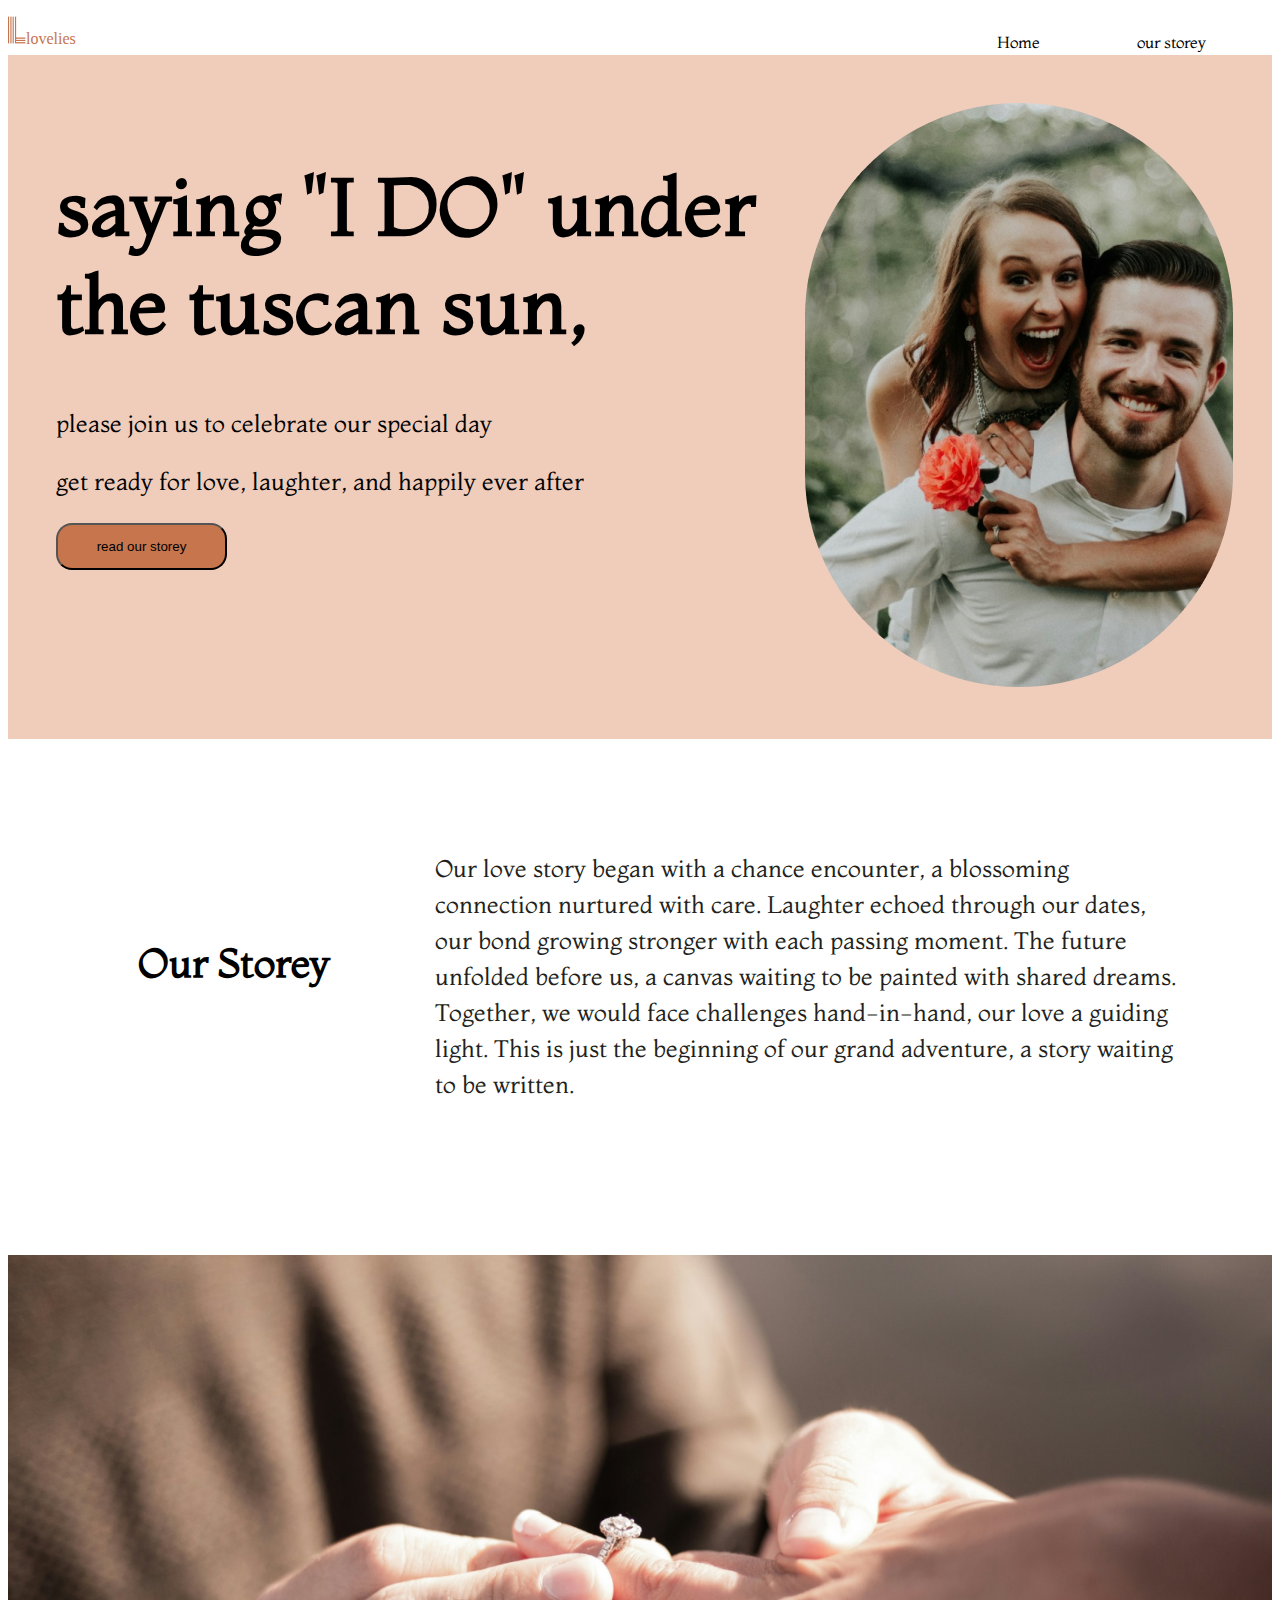
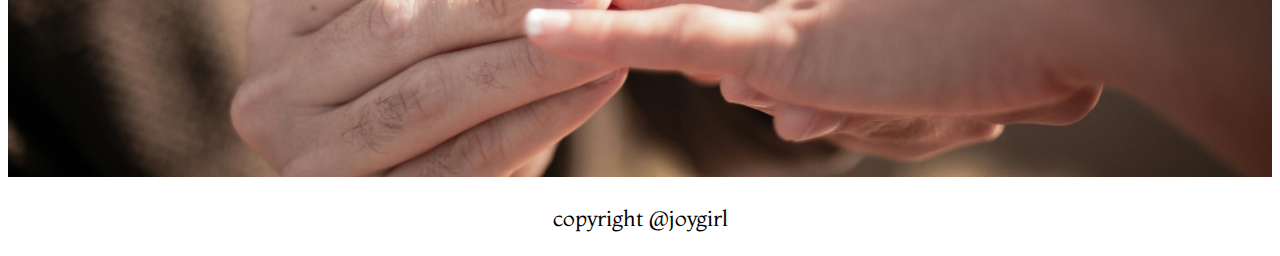
<file: index.html>
<!DOCTYPE html>
<html lang="en">
<head>
  <meta charset="UTF-8">
  <meta name="viewport" content="width=device-width, initial-scale=1.0">
  <title>Document</title>
  <link rel="preconnect" href="https://fonts.googleapis.com">
<link rel="preconnect" href="https://fonts.gstatic.com" crossorigin>
<link href="https://fonts.googleapis.com/css2?family=Montaga&display=swap" rel="stylesheet">
  <link rel="stylesheet" type="text/css" href="./flex.css"/>
</head>
<body>

  <header class="navbar">
   <div class="brand"> <img src="./images/Text.png" class="brand-log" alt="lovelies">lovelies</div>
   <div class="butt"><div class="btn-1" id="Home"><p>Home</p></div>
    <div class="btn-2" id="our"><p>our storey</p></div>
    </div>
  </header>
  
  
  
  <div class="box-1">
    <div class="word">
      <h1>saying "I DO" under the tuscan sun,</h1>
    <p>please join us to celebrate our special day</p> 
      <p>get ready for love, laughter, and happily ever after </p>
   
     <button class="btn-word">read our storey</button>
    
   </div>
  <div><img src="./images/Frame 44.png"   alt=""/></div>
    
</div> 

<div class="box-2">
  <h1>our storey</h1>
  <p>Our love story began with a chance encounter, a blossoming connection nurtured with care. Laughter echoed through our dates, our bond growing stronger with each passing moment.
    The future unfolded before us, a canvas waiting to be painted with shared dreams. Together, we would face challenges hand-in-hand, our love a guiding light.
    This is just the beginning of our grand adventure, a story waiting to be written.</p>
</div>

<div class="box-3 "><img src="./images/Frame 51.png" /></div>
<footer><p>copyright @joygirl</p></footer>

</body>
</html>
</file>
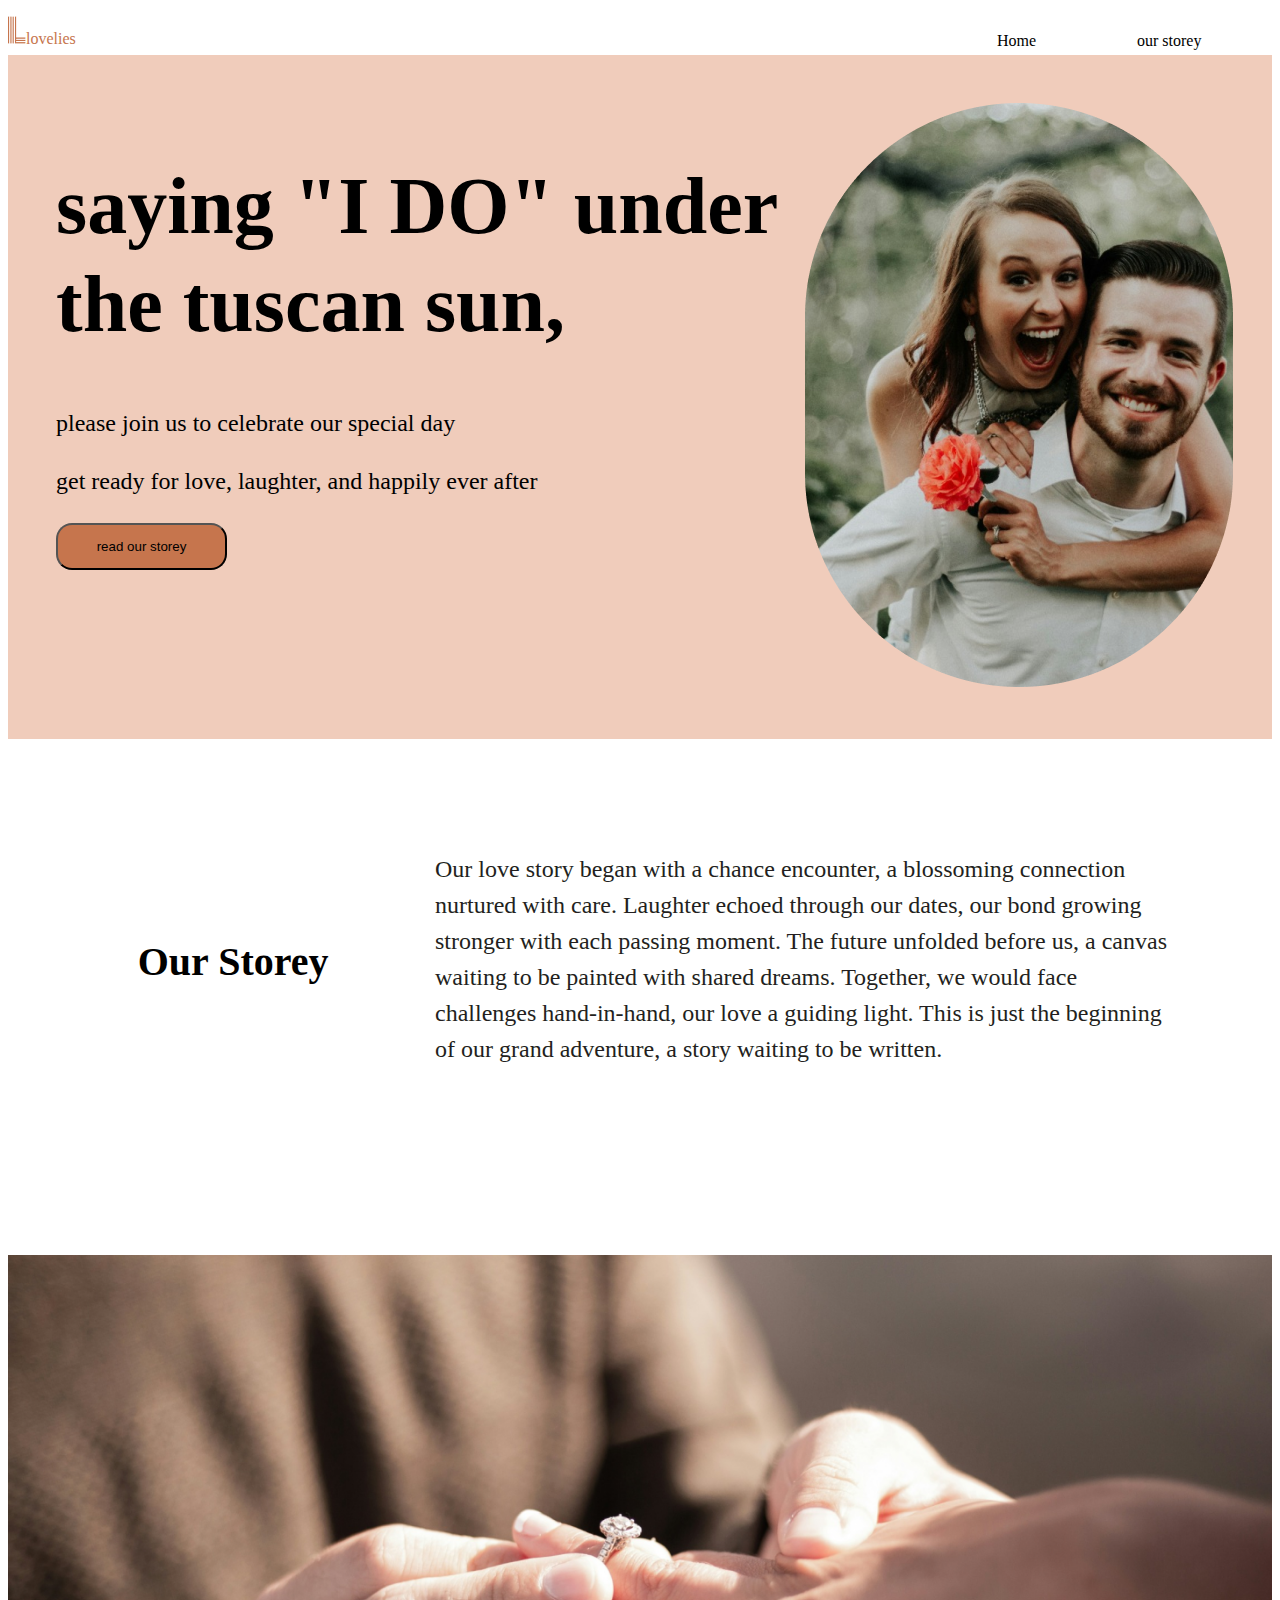
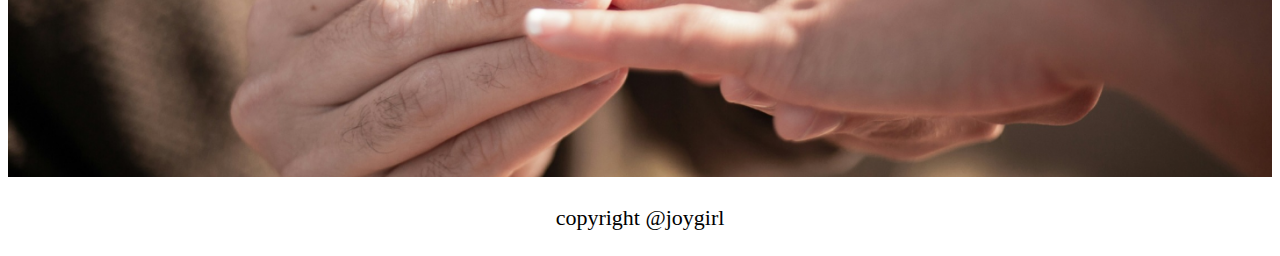
<file: flex/index.html>
<!DOCTYPE html>
<html lang="en">
<head>
  <meta charset="UTF-8">
  <meta name="viewport" content="width=device-width, initial-scale=1.0">
  <title>Document</title>
  <link rel="stylesheet" type="text/css" href="./flex.css"/>
</head>
<body>

  <header class="navbar">
   <div class="brand"> <img src="./images/Text.png" class="brand-log" alt="lovelies">lovelies</div>
   <div class="butt"><div class="btn-1" id="Home"><p>Home</p></div>
    <div class="btn-2" id="our"><p>our storey</p></div>
    </div>
  </header>
  
  
  
  <div class="box-1">
    <div class="word">
      <h1>saying "I DO" under the tuscan sun,</h1>
    <p>please join us to celebrate our special day</p> 
      <p>get ready for love, laughter, and happily ever after </p>
   
     <button class="btn-word">read our storey</button>
    
   </div>
  <div><img src="./images/Frame 44.png"   alt=""/></div>
    
</div> 

<div class="box-2">
  <h1>our storey</h1>
  <p>Our love story began with a chance encounter, a blossoming connection nurtured with care. Laughter echoed through our dates, our bond growing stronger with each passing moment.
    The future unfolded before us, a canvas waiting to be painted with shared dreams. Together, we would face challenges hand-in-hand, our love a guiding light.
    This is just the beginning of our grand adventure, a story waiting to be written.</p>
</div>

<div class="box-3 "><img src="./images/Frame 51.png" /></div>
<footer><p>copyright @joygirl</p></footer>

</body>
</html>
</file>
<file: flex.css>
.navbar{
   display: flex;
   justify-content: space-between;
   align-items: center;
   color: #C6754D;
   
}

.butt{
   display: flex;
   width:315px;
height: 47px;
}

.btn-1{
width: 140px;
padding: 8px 40px 8px 40px;
}

.btn-2{
   width: 175px;
height: 47px;
padding: 8px 40px 8px 40px;
}

.btn-2 p{
width: 95px;
font-family: Montaga;
font-weight: 400;
text-align: left;
color: #000000;
}
.btn-1 p{
width: 60px;
font-family: Montaga;
font-weight: 400;
color: #000000;
text-align: left;



}
.box-1{
display: flex;
justify-content: space-between;
background: #F0CCBB;

padding: 3rem;




}
.btn-word{
    width: 171px;
padding: 14px 24px 14px 24px;
border-radius: 16px ;
background: #C6754D;



}
 .box-1 h1{
   width: 749px;
font-family: Montaga;
font-size: 80px;
line-height: 98.56px;
}

.box-1 p{
   width: 646px;
   font-family: Montaga;
   font-size: 24px;
   font-weight: 400;
   line-height: 33.6px;
   text-align: left;
   

}
.box-2 {
   display: flex;
  justify-content: space-between;
padding: 88px;
 }
 .box-2 h1{
   padding: 2px 50px 10px 20px;
   margin: 10% 2% 10% 2%;
font-family: Montaga;
font-size: 40px;
font-weight: strong;
color:#000000;
text-transform: capitalize;
}
.box-2 p{
width: 749px;
height: 292px;
font-family: Montaga;
font-size: 24px;
font-weight: 400;
line-height: 1.5;
text-align: left;
color:  #231F20;
}
.box-3 img{
   width: 100%;
}

footer p{
 font-family: Montaga;
font-size: 22px;
font-weight: 400;
line-height: 30.8px;
text-align: center;
}
</file>
<file: flex/flex.css>
.navbar{
   display: flex;
   justify-content: space-between;
   align-items: center;
   color: #C6754D;
   
}

.butt{
   display: flex;
   width:315px;
height: 47px;
}

.btn-1{
width: 140px;
padding: 8px 40px 8px 40px;
}

.btn-2{
   width: 175px;
height: 47px;
padding: 8px 40px 8px 40px;
}

.btn-2 p{
width: 95px;
font-family: Montaga;
font-weight: 400;
text-align: left;
color: #000000;
}
.btn-1 p{
width: 60px;
font-family: Montaga;
font-weight: 400;
color: #000000;
text-align: left;



}
.box-1{
display: flex;
justify-content: space-between;
background: #F0CCBB;

padding: 3rem;




}
.btn-word{
    width: 171px;
padding: 14px 24px 14px 24px;
border-radius: 16px ;
background: #C6754D;



}
 .box-1 h1{
   width: 749px;
font-family: Montaga;
font-size: 80px;
line-height: 98.56px;
}

.box-1 p{
   width: 646px;
   font-family: Montaga;
   font-size: 24px;
   font-weight: 400;
   line-height: 33.6px;
   text-align: left;
   

}
.box-2 {
   display: flex;
  justify-content: space-between;
padding: 88px;
 }
 .box-2 h1{
   padding: 2px 50px 10px 20px;
   margin: 10% 2% 10% 2%;
font-family: Montaga;
font-size: 40px;
font-weight: strong;
color:#000000;
text-transform: capitalize;
}
.box-2 p{
width: 749px;
height: 292px;
font-family: Montaga;
font-size: 24px;
font-weight: 400;
line-height: 1.5;
text-align: left;
color:  #231F20;
}
.box-3 img{
   width: 100%;
}

footer p{
 
font-family: Montaga;
font-size: 22px;
font-weight: 400;
line-height: 30.8px;
text-align: center;


   }
</file>
